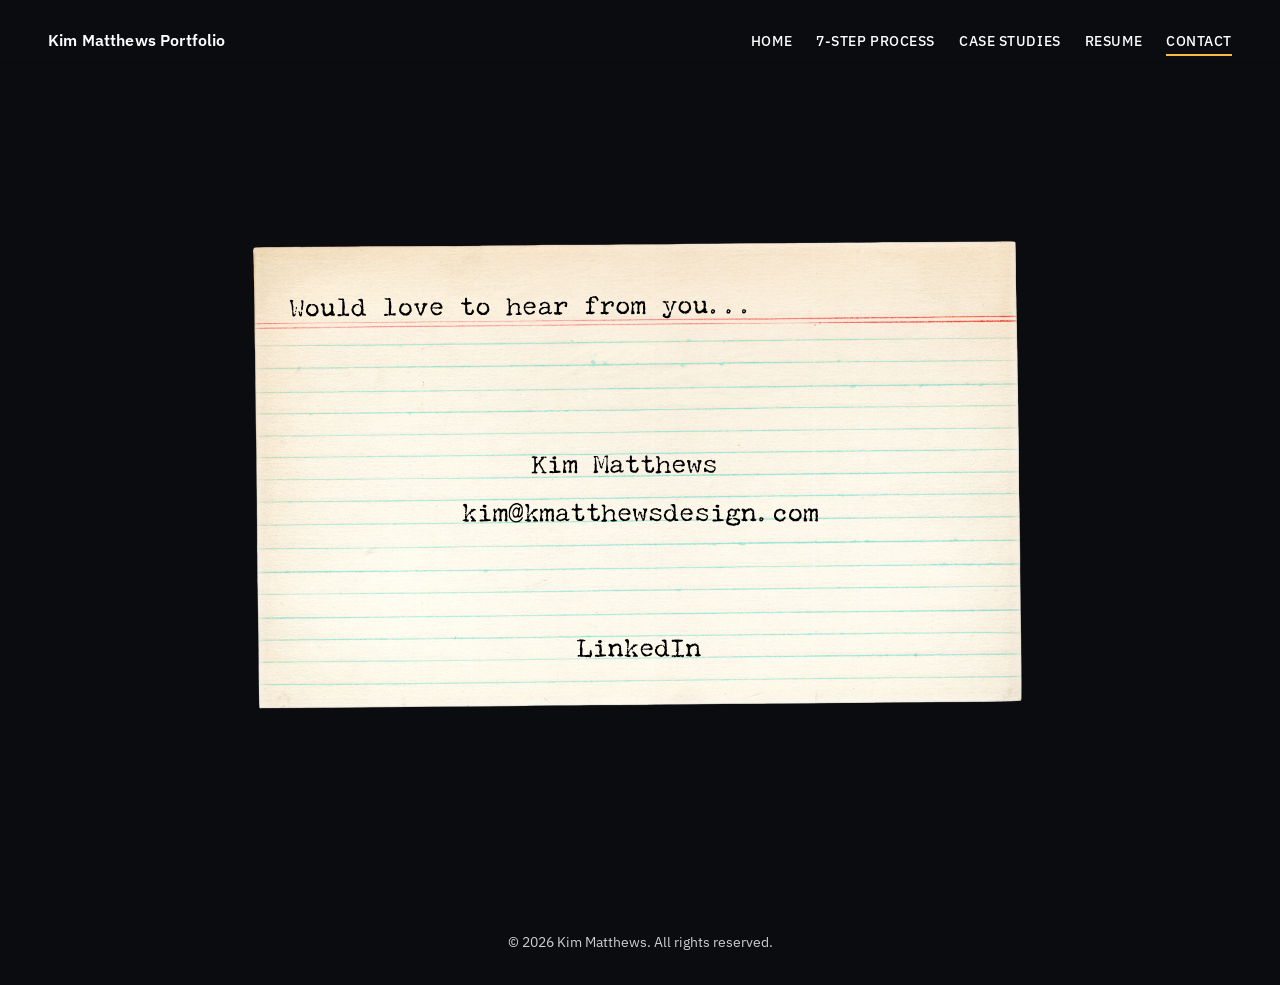
<file: contact.html>
<!DOCTYPE html>
<html lang="en">
<head>
  <meta charset="UTF-8" />
  <meta name="viewport" content="width=device-width, initial-scale=1.0" />
  <meta name="description" content="Contact Kim Matthews — Strategic storytelling and public interest communications." />
  <title>Contact — Kim Matthews Portfolio</title>

  <link rel="preconnect" href="https://fonts.googleapis.com" />
  <link rel="preconnect" href="https://fonts.gstatic.com" crossorigin />
  <link href="https://fonts.googleapis.com/css2?family=Overpass+Mono:wght@400;600;700&family=IBM+Plex+Sans:wght@300;400;500;600&family=Special+Elite&display=swap" rel="stylesheet" />

  <link rel="stylesheet" href="css/reset.css" />
  <link rel="stylesheet" href="css/style.css" />
</head>

<body>

  <a href="#main-content" class="skip-link">Skip to main content</a>

  <!-- ===================== HEADER ===================== -->
  <header class="site-header" role="banner">
    <div class="header-inner">

      <a href="index.html" class="site-title" aria-label="Kim Matthews Portfolio — home">
        Kim Matthews Portfolio
      </a>

      <button
        class="nav-toggle"
        aria-expanded="false"
        aria-controls="primary-nav"
        aria-label="Open navigation menu"
      >
        <span class="bar"></span>
        <span class="bar"></span>
        <span class="bar"></span>
      </button>

      <nav id="primary-nav" class="primary-nav" aria-label="Primary navigation">
        <ul role="list">
          <li><a href="index.html">Home</a></li>
          <li><a href="index.html#methodology">7-Step Process</a></li>
          <li><a href="index.html#case-studies">Case Studies</a></li>
          <li><a href="resume.html">Resume</a></li>
          <li><a href="contact.html" aria-current="page">Contact</a></li>
        </ul>
      </nav>

    </div>
  </header>

  <!-- ===================== MAIN ===================== -->
  <main id="main-content">

    <section class="contact-hero" aria-label="Contact">
      <div class="contact-inner">

        <!-- Contact card — SVG is visual; overlay buttons handle interactions -->
        <div class="contact-card-wrap">

          <img
            src="assets/SVG/contact.svg"
            alt="Contact card — Kim Matthews, kim@kmatthewsdesign.com, LinkedIn"
            loading="eager"
            decoding="async"
          />

          <!-- Email overlay — click to copy, no mailto -->
          <button
            class="contact-overlay contact-overlay--email"
            aria-label="Copy email address: kim@kmatthewsdesign.com"
            type="button"
          >
            <span class="copy-feedback" role="status" aria-live="polite"></span>
          </button>

          <!-- LinkedIn overlay — opens confirmation popup -->
          <button
            class="contact-overlay contact-overlay--linkedin"
            aria-label="Visit Kim Matthews on LinkedIn"
            type="button"
          >
          </button>

        </div>

      </div>
    </section>

  </main>

  <!-- ===================== LINKEDIN MODAL ===================== -->
  <div id="linkedin-modal" hidden>
    <div id="linkedin-backdrop" class="linkedin-modal-backdrop"></div>
    <div class="linkedin-dialog" role="dialog" aria-modal="true" aria-labelledby="linkedin-dialog-msg">
      <p id="linkedin-dialog-msg">Open Kim's LinkedIn profile in a new tab?</p>
      <div class="linkedin-dialog-actions">
        <button id="linkedin-stay" class="linkedin-btn-stay" type="button">Stay on site</button>
        <a
          id="linkedin-go"
          class="linkedin-btn-go"
          href="https://www.linkedin.com/in/kim-matthews-b6216a11/"
          target="_blank"
          rel="noopener noreferrer"
        >Visit LinkedIn</a>
      </div>
    </div>
  </div>

  <!-- ===================== FOOTER ===================== -->
  <footer class="site-footer" role="contentinfo">
    <div class="footer-inner">
      <p>&copy; <span id="year"></span> Kim Matthews. All rights reserved.</p>
    </div>
  </footer>

  <script src="js/nav.js" defer></script>
  <script src="js/contact.js" defer></script>
  <script>
    document.getElementById('year').textContent = new Date().getFullYear();
  </script>

</body>
</html>
</file>
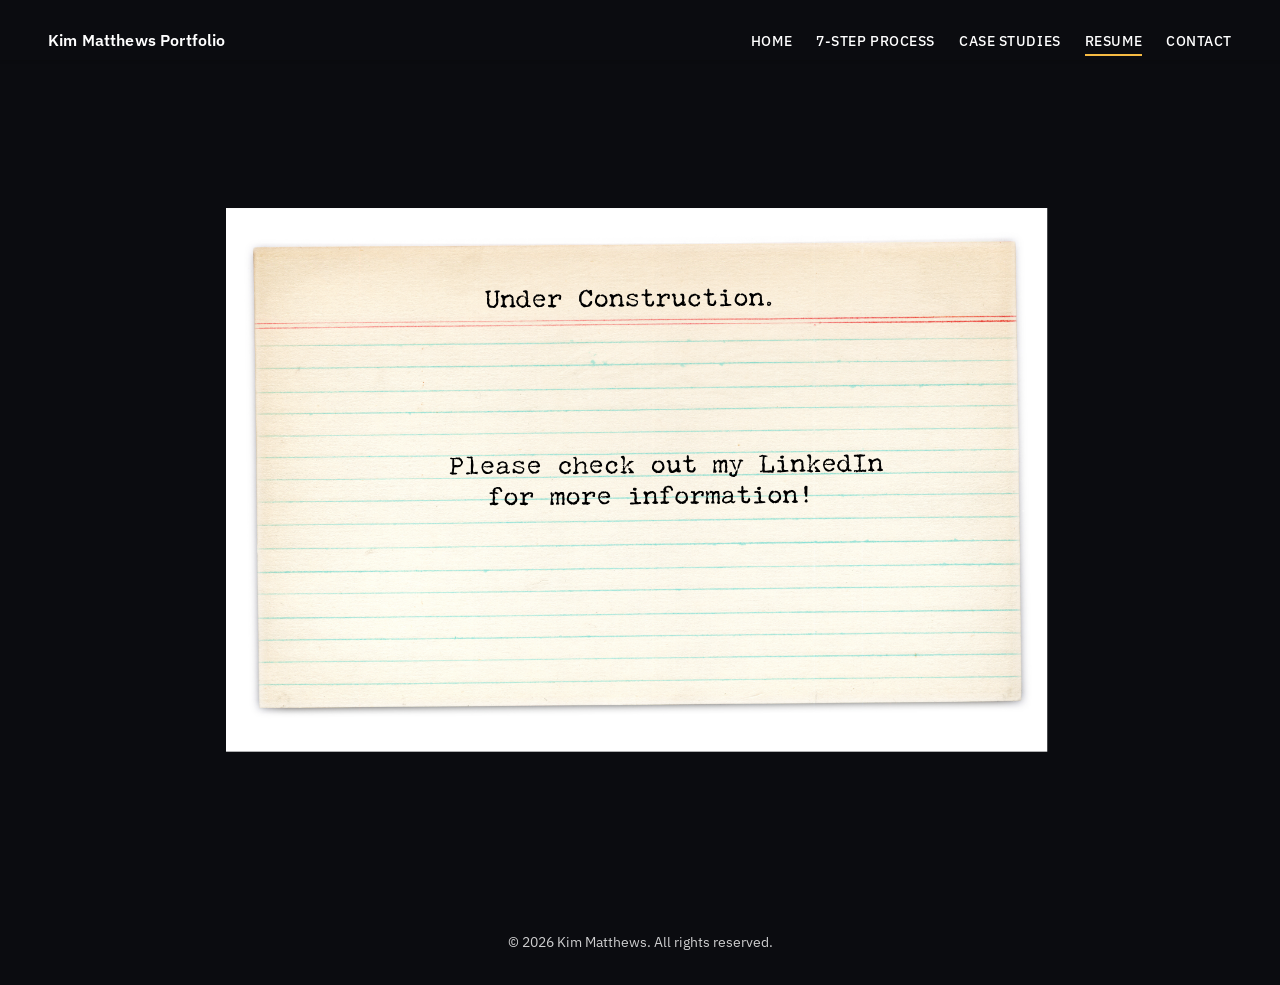
<file: resume.html>
<!DOCTYPE html>
<html lang="en">
<head>
  <meta charset="UTF-8" />
  <meta name="viewport" content="width=device-width, initial-scale=1.0" />
  <meta name="description" content="Resume — Kim Matthews, strategic designer and public interest communications leader." />
  <title>Resume — Kim Matthews Portfolio</title>

  <link rel="preconnect" href="https://fonts.googleapis.com" />
  <link rel="preconnect" href="https://fonts.gstatic.com" crossorigin />
  <link href="https://fonts.googleapis.com/css2?family=Overpass+Mono:wght@400;600;700&family=IBM+Plex+Sans:wght@300;400;500;600&family=Special+Elite&display=swap" rel="stylesheet" />

  <link rel="stylesheet" href="css/reset.css" />
  <link rel="stylesheet" href="css/style.css" />
</head>

<body>

  <a href="#main-content" class="skip-link">Skip to main content</a>

  <!-- ===================== HEADER ===================== -->
  <header class="site-header" role="banner">
    <div class="header-inner">

      <a href="index.html" class="site-title" aria-label="Kim Matthews Portfolio — home">
        Kim Matthews Portfolio
      </a>

      <button
        class="nav-toggle"
        aria-expanded="false"
        aria-controls="primary-nav"
        aria-label="Open navigation menu"
      >
        <span class="bar"></span>
        <span class="bar"></span>
        <span class="bar"></span>
      </button>

      <nav id="primary-nav" class="primary-nav" aria-label="Primary navigation">
        <ul role="list">
          <li><a href="index.html">Home</a></li>
          <li><a href="index.html#methodology">7-Step Process</a></li>
          <li><a href="index.html#case-studies">Case Studies</a></li>
          <li><a href="resume.html" aria-current="page">Resume</a></li>
          <li><a href="contact.html">Contact</a></li>
        </ul>
      </nav>

    </div>
  </header>

  <!-- ===================== MAIN ===================== -->
  <main id="main-content">

    <section class="resume-hero" aria-label="Resume">
      <div class="resume-inner">

        <!-- Entire card is a button — click opens LinkedIn confirmation modal -->
        <button
          class="resume-card-btn"
          id="resume-card-trigger"
          type="button"
          aria-label="View Kim Matthews on LinkedIn — opens confirmation"
        >
          <img
            src="assets/SVG/resumecard.svg"
            alt="Resume card — Under Construction. Please check out my LinkedIn for more information."
            loading="eager"
            decoding="async"
          />
        </button>

      </div>
    </section>

  </main>

  <!-- ===================== LINKEDIN MODAL ===================== -->
  <div id="linkedin-modal" hidden>
    <div id="linkedin-backdrop" class="linkedin-modal-backdrop"></div>
    <div class="linkedin-dialog" role="dialog" aria-modal="true" aria-labelledby="linkedin-dialog-msg">
      <p id="linkedin-dialog-msg">Open Kim's LinkedIn profile in a new tab?</p>
      <div class="linkedin-dialog-actions">
        <button id="linkedin-stay" class="linkedin-btn-stay" type="button">Stay on site</button>
        <a
          id="linkedin-go"
          class="linkedin-btn-go"
          href="https://www.linkedin.com/in/kim-matthews-b6216a11/"
          target="_blank"
          rel="noopener noreferrer"
        >Visit LinkedIn</a>
      </div>
    </div>
  </div>

  <!-- ===================== FOOTER ===================== -->
  <footer class="site-footer" role="contentinfo">
    <div class="footer-inner">
      <p>&copy; <span id="year"></span> Kim Matthews. All rights reserved.</p>
    </div>
  </footer>

  <script src="js/nav.js" defer></script>
  <script src="js/resume.js" defer></script>
  <script>
    document.getElementById('year').textContent = new Date().getFullYear();
  </script>

</body>
</html>
</file>
<file: css/style.css>
/* ==========================================================
style.css — Kim Matthews Portfolio - updated July 2026
Order: tokens → base → skip link → header → hero → sections → footer →
responsive
========================================================== */
/* ==========================================================
1. DESIGN TOKENS
Edit values here to update the entire site.
========================================================== */
:root {
  /* Colors */
  --hero-orange: #f7bb43;
  --case-orange: #ce6219;
  --electric-blue: #07a6f7;
  --baby-blue: #0de0fe;
  --white: #ffffff;
  --black: #000000;
  --lightest-orange: #fbf1da;
  --twilight: #4A4E70;
  --twilight-dark: #363957;
  --champagne: #dcc8a8;
  --saffron:   #e5a04c;
  --frost:     #d6dde3;
  --ember:     #8b5536;
  /* Fonts */
  --font-display: 'Overpass Mono', monospace;
  --font-label: 'IBM Plex Sans', sans-serif;
  --font-accent: 'Special Elite', 'Courier Prime', monospace;
  /* Type scale */
  --text-sm: 0.875rem;
  --text-base: 1rem;
  --text-lg: 1.125rem;
  --text-xl: 1.25rem;
  --text-2xl: 1.5rem;
  --text-3xl: 1.875rem;
  --text-4xl: 2.25rem;
  --text-5xl: 3rem;
  --text-6xl: 3.75rem;
  /* Spacing */
  --space-1: 0.25rem;
  --space-2: 0.5rem;
  --space-3: 0.75rem;
  --space-4: 1rem;
  --space-6: 1.5rem;
  --space-8: 2rem;
  --space-10: 2.5rem;
  --space-12: 3rem;
  --space-16: 4rem;
  --space-20: 5rem;
  /* Layout */
  --maxw: 1440px;
  --header-height: 60px;
  --content-pad: clamp(1rem, 4vw, 3rem);
  /* Step labels — single source of truth for label type size across all 7.
     clamp(min, fluid, max): never smaller than 1.4rem, scales ~2.6% of viewport
     width, capped at 2.6rem on wide monitors. Edit here to resize all labels. */
  --step-label-h: clamp(1.365rem, 2.535vw, 2.535rem);
  /* Largest mobile step flower (step 7) — smaller flowers center within this
     column so all step labels share one left edge */
  --flower-max: 6rem;
  /* Shadows */
  --shadow-sm: 0 1px 3px rgba(0,0,0,0.12);
  --shadow-md: 0 4px 12px rgba(0,0,0,0.15);
  --shadow-lg: 0 8px 30px rgba(0,0,0,0.20);
}
/* ==========================================================
2. BASE
========================================================== */
body {
  font-family: var(--font-label);
  font-size: var(--text-base);
  color: var(--white);
  background-color: #0b0c10;
}
h1, h2, h3, h4, h5, h6 {
  font-family: var(--font-display);
  line-height: 1.2;
}
a {
  color: inherit;
  text-decoration: none;
}
a:focus-visible {
  outline: 3px solid var(--hero-orange);
  outline-offset: 3px;
  border-radius: 2px;
}
/* ==========================================================
3. SKIP LINK — accessibility
========================================================== */
.skip-link {
  position: absolute;
  top: -100%;
  left: var(--space-4);
  z-index: 9999;
  padding: var(--space-2) var(--space-4);
  background: var(--twilight);
  color: var(--white);
  font-family: var(--font-label);
  font-size: var(--text-sm);
  font-weight: 600;
  border-radius: 0 0 4px 4px;
}
.skip-link:focus {
  top: 0;
}
.sr-only {
  position: absolute;
  width: 1px;
  height: 1px;
  padding: 0;
  margin: -1px;
  overflow: hidden;
  clip: rect(0,0,0,0);
  white-space: nowrap;
  border: 0;
}
/* ==========================================================
4. HEADER
♿ White on Twilight = 5.74:1 contrast — passes WCAG AA
========================================================== */
.site-header {
  position: sticky;
  top: 0;
  z-index: 100;
  height: var(--header-height);
  background-color: #0b0c10;
  box-shadow: var(--shadow-sm);
}
.header-inner {
  display: flex;
  align-items: flex-end;
  justify-content: space-between;
  max-width: var(--maxw);
  margin: 0 auto;
  padding: 0 var(--content-pad) var(--space-2);
  height: 100%;
}
.header-undersign {
  position: absolute;
  /* ── POSITION KNOBS (drag in DevTools, then send me the values) ──
     top:  distance from the TOP of the header band. 0 = flush with band top.
           Positive pushes it DOWN. Anchoring from the top means the sign
           hangs downward and is never clipped by the browser chrome above.
     left: horizontal position. 50% + translateX(-50%) keeps it centered;
           to move it left/right instead, delete the transform line and set
           an explicit left in px. */
  top: 6px;
  left: 50%;
  transform: translateX(-50%);
  /* ── SIZE KNOB ── height drives everything; width follows the aspect ratio. */
  height: 96px;
  width: auto;
  max-width: none;      /* defeats reset.css img{max-width:100%} so width never clamps height */
  pointer-events: auto; /* grabbable in DevTools so you can select & reposition it */
  z-index: 101;         /* above header content so the part below the band isn't clipped */
}
.site-title {
  font-family: var(--font-label);
  font-size: var(--text-base);
  font-weight: 600;
  color: var(--white);
  letter-spacing: 0.01em;
  white-space: nowrap;
}
.site-title:hover {
  opacity: 0.85;
}
.primary-nav ul {
  display: flex;
  align-items: center;
  gap: var(--space-6);
}
.primary-nav a {
  font-family: var(--font-label);
  font-size: var(--text-sm);
  font-weight: 500;
  color: var(--white);
  letter-spacing: 0.04em;
  text-transform: uppercase;
  padding: var(--space-1) 0;
  position: relative;
}
.primary-nav a::after {
  content: '';
  position: absolute;
  bottom: -2px;
  left: 0;
  width: 0;
  height: 2px;
  background-color: var(--hero-orange);
  transition: width 250ms ease;
}
.primary-nav a:hover::after,
.primary-nav a[aria-current="page"]::after {
  width: 100%;
}
.primary-nav a:hover {
  opacity: 0.85;
}
/* Hamburger — hidden on desktop */
.nav-toggle {
  display: none;
  flex-direction: column;
  justify-content: space-between;
  width: 28px;
  height: 20px;
  background: none;
  border: none;
  cursor: pointer;
  padding: 0;
  z-index: 110;
}
.bar {
  display: block;
  width: 100%;
  height: 2px;
  background-color: var(--white);
  border-radius: 2px;
  transition: transform 250ms ease, opacity 150ms ease;
}
.nav-toggle[aria-expanded="true"] .bar:nth-child(1) {
  transform: translateY(9px) rotate(45deg);
}
.nav-toggle[aria-expanded="true"] .bar:nth-child(2) {
  opacity: 0;
}
.nav-toggle[aria-expanded="true"] .bar:nth-child(3) {
  transform: translateY(-9px) rotate(-45deg);
}
/* ==========================================================
5. HERO
♿ Black on #fbf1da = 17.8:1 — exceeds WCAG AAA
========================================================== */
.hero {
  background-color: #0b0c10;
  background-image: none;
  min-height: calc(100vh - var(--header-height));
  display: flex;
  flex-direction: column;
  justify-content: flex-start;
  overflow-x: hidden;
}
.hero-inner {
  display: grid;
  grid-template-columns: 0.65fr 1.35fr;
  align-items: flex-start;
  gap: 0;
  max-width: var(--maxw);
  margin: -357px auto 0;
  padding: var(--space-2) var(--content-pad);
  width: 100%;
}
/* Empty left column placeholder keeps TV in its column */
.hero-inner::before {
  content: '';
  display: block;
}
/* .hero-text removed — heading is now in .hero-heading-wrap above the grid */
/* Hero heading — full width row above the TV grid */
.hero-heading-wrap {
  width: 100%;
  max-width: var(--maxw);
  margin: 0 auto;
  padding: var(--space-4) var(--content-pad) 0; /* top reduced from --space-16 — heading sits
  close to header */
}
.hero-heading-svg {
  width: 36.5%; /* 50% smaller than prior 73% — new SVG artwork renders larger */
  max-width: 2250px;
  height: auto;
  display: block;
}
.hero-visual {
  display: flex;
  justify-content: flex-start;
  align-items: flex-start;
}
.tv-wrapper {
  position: relative;
  width: 100%;
  max-width: 960px;
  cursor: pointer;
  z-index: 3; /* lifts antenna in front of the hero heading instead of behind it */
}
.tv-image {
  width: 100%;
  height: auto;
  display: block;
  mix-blend-mode: multiply;
  filter: none;
  transition: filter 400ms ease;
}
/* Orange glow on hover and keyboard focus — filter lives on image so transition works */
/* Whole-TV backlit warm glow — hover/focus cue, nothing on the screen itself */
.tv-wrapper:hover .tv-image,
.tv-wrapper:focus-visible .tv-image {
  filter: brightness(1.12) drop-shadow(0 0 35px rgba(247, 187, 67, 0.9)) drop-shadow(0 0 60px
  rgba(247, 187, 67, 0.4));
}
/* Keyboard focus ring — distinct from hover glow, meets WCAG 2.4.11 Focus Appearance */
.tv-wrapper:focus-visible {
  outline: 3px solid var(--hero-orange);
  outline-offset: 6px;
  border-radius: 2px;
}
/* No overlay, no arrow — screen plays clean
♿ Hover/click cue is the whole TV backlit glow; aria-label on .tv-wrapper covers screen
readers */
.tv-screen-overlay {
  position: absolute;
  top: 36%;
  left: 7%;
  width: 65%;
  height: 46%;
  border-radius: 6px;
  overflow: hidden;
  cursor: pointer;
}
.tv-video {
  position: absolute;
  top: 0;
  left: 0;
  width: 100%;
  height: 100%;
  object-fit: fill;
}
.tv-badge {
  position: absolute;
  top: 87%;
  left: 7%;
  width: 24%;
  cursor: pointer;
}
.tv-badge-svg {
  width: 100%;
  height: auto;
  display: block;
}
.tv-wrapper:hover .tv-badge,
.tv-wrapper:focus-visible .tv-badge {
  opacity: 0.85;
}
/* Hero bottom — margin-top: auto pushes it to foot of hero */
.hero-bottom {
  margin-top: auto;
}
/* subheading1 — centered, tight padding before methodology text */
.hero-subheading {
  display: flex;
  justify-content: center;
  padding: 0; /* removed content-pad so SVG can reach full hero width */
}
/* subheading1 ("The 7-step Process") — scoped to its wrapper so it is sized
independently of the methodology heading, which shares the .subheading-svg
class. clamp() lets it scale ~2X larger with the viewport: never below
480px, ideally ~95% of the hero width, capped near the layout max so it
doesn't overflow on very wide monitors. Adjust the middle value to taste. */
.hero-subheading .subheading-svg {
  width: clamp(480px, 95vw, 1400px);
  max-width: 100%;
  height: auto;
  display: block;
}
.subheading-svg {
  width: 100%; /* fills the full hero container — practical maximum */
  max-width: none; /* overrides reset.css max-width:100% so nothing clamps it */
  height: auto;
  display: block;
}
/* Methodology intro text — centered under subheading1 */
.methodology-text-wrap {
  margin-top: var(--space-2);
  position: relative;
  z-index: 2;
}
.methodology-text-svg {
  display: block;
  width: 81%; /* eased from 93.75% — restores side margins, stays large */
  height: auto;
  margin-left: auto;
  margin-right: auto;
}
/* bloomcta — centered CTA below the three question cards.
Now a sibling after .qa-cards-row, so it spans the inner width and centers.
Desktop width via clamp; mobile width bumped up in the media query. */
.bloom-cta-svg {
  display: block;
  width: clamp(200px, 36%, 520px);
  height: auto;
  margin: var(--space-10) auto 0; /* clearance below cards; centered */
}
/* ==========================================================
Q&A SUBSECTION — within hero, directly under TV
DevTools tuning points:
"¢ .hero-qa margin-top — move qasubheading up/down to align
with TV bottom
"¢ .qa-subheading-svg width — scale heading up/down
"¢ .qa-flower margin-top negative value — controls how deep
the flower overlaps into the bottom of each q card
========================================================== */
.hero-qa {
  width: 100%;
  margin-top: -93px; /* confirmed in DevTools */
  padding: 0 var(--content-pad) var(--space-20);
}
.hero-qa-inner {
  max-width: var(--maxw);
  margin: 0 auto;
  /* Flex column so each child's vertical position can be set with `order`,
  letting desktop and mobile stack the same elements differently.
  Desktop: heading (1) → cards (2) → bloomcta (3, below cards). */
  display: flex;
  flex-direction: column;
  position: relative; /* positioning context for the absolutely-placed changeagent SVG */
}
.qa-subheading-wrap { order: 1; }
.qa-cards-row { order: 2; }
.bloom-cta-svg { order: 3; }
/* changeagent statement — DESKTOP.
   Absolutely positioned inside .hero-qa-inner so it occupies the blank space
   UNDER the TV and to the RIGHT of the Q&A heading, without shifting any
   element around it.

   ── POSITION KNOBS (all editable in DevTools) ──
   top    : push DOWN from the top of the Q&A block. Raise this if the
            statement overlaps the TV; lower it to move the statement up.
   right  : inset from the right edge. Keep ≥ 2% so the last words don't
            clip off-screen.
   width  : size of the statement. Larger = bigger type.
   These three are the only values you normally need to touch. */
.changeagent-wrap {
  position: absolute;
  top: 171px;             /* sits below the TV — value confirmed in DevTools */
  right: 7%;              /* stays inside the right margin so nothing clips */
  width: 54%;
  max-width: 720px;
  z-index: 4;             /* above the Q&A heading, below modals */
  pointer-events: auto;   /* inspectable in DevTools and selectable */
}
.changeagent-svg {
  display: block;
  width: 100%;
  height: auto;
}
/* qasubheading — very large, left edge matches hero heading margin */
.qa-subheading-wrap {
  margin-top: var(--space-16); /* drops the whole Q&A group down the page (desktop) */
  margin-bottom: 0; /* closed gap to the flower row below (was --space-2) */
}
/* Pull the flower/card row up toward the heading on desktop — closes the gap.
Overridden back to 0 in the mobile media query. */
.qa-cards-row {
  margin-top: calc(var(--space-12) * -1); /* tune in DevTools to close the gap exactly */
}
.qa-subheading-svg {
  display: block;
  /* "Very large" — adjust width in DevTools to taste */
  width: clamp(240px, 38%, 560px);
  height: auto;
  /* No extra left offset needed — hero-qa-inner padding = content-pad,
  same left margin as the hero heading SVG */
}
/* Three q cards evenly distributed across full width */
.qa-cards-row {
  display: flex;
  align-items: flex-start;
  gap: clamp(var(--space-6), 3vw, var(--space-10));
}
/* Each card is an equal third */
.qa-card-wrap {
  flex: 1;
  min-width: 0;
  overflow: visible;
  cursor: pointer;
  position: relative;
}
.qa-card-wrap:focus-visible {
  outline: 3px solid var(--hero-orange);
  outline-offset: 6px;
  border-radius: 2px;
}
/* Card SVG — no hover transform, no filter; the flower is the interactive element */
.qa-card-svg {
  display: block;
  width: 100%;
  height: auto;
  position: relative;
  z-index: 1;
}
/* Flower — sits at top of card, overlaps card top edge.
pointer-events: auto so JS can catch mouseenter for the silver burst.
Negative margin-bottom pulls the card up into the flower.
Tune margin-bottom in DevTools — bigger negative = more overlap.
Using clamp() so it scales with viewport rather than being a fixed pixel hit. */
.qa-flower {
  display: block;
  width: clamp(160px, 70%, 380px);
  height: auto;
  margin: 0 auto -70px; /* overlap into top of card circle — deepened from -20px; tune in
  DevTools */
  position: relative;
  z-index: 2;
  pointer-events: auto; /* enables hover without breaking click-bubble to parent */
  transition: filter 300ms ease;
}
/* Silver burst on flower hover — same Tinkerbell animation as flowerspine blooms.
drop-shadow follows the flower's alpha channel so it glows around the
flower shape only, never touching the card text below. */
.qa-flower.is-hovering {
  animation: silverGlitterBurst 0.75s ease-out 1 forwards;
}
/* Mobile: stack cards vertically */
@media (max-width: 768px) {
  .hero-qa {
    padding-bottom: var(--space-4); /* tightened from --space-12 — pulls subheading1 up toward the Q3 card */
  }
  /* changeagent — MOBILE: return to normal flow, directly under the Q&A
     subheading. Cancels the desktop absolute positioning. order:2 slots it
     between the heading (1) and the bloomcta (now 3) → cards (now 4).
     95% width + no max-width cap = SVG fills the mobile viewport so the
     design statement text is large enough to read. */
  .changeagent-wrap {
    position: static;
    order: 2;
    width: 95%;          /* wider than before (was 88%) — fills mobile viewport */
    max-width: none;     /* remove 520px cap — text needs full width to be readable */
    margin: var(--space-1) auto var(--space-2); /* top reduced space-6→space-1: closes ~80% of gap to Q&A heading */
    pointer-events: auto;
  }
  .qa-subheading-svg {
    width: 45%; /* substantially smaller on mobile so it doesn't dwarf the hero */
    max-width: 100%;
    margin: var(--space-16) auto 0; /* dropped down toward bloomcta (was --space-8) */
  }
  /* bloomcta readable on mobile — larger share of width than desktop clamp gives.
  Mobile order: heading (1) → changeagent (2) → bloomcta (3) → cards (4). */
  .bloom-cta-svg {
    order: 3;
    width: 70%;
    max-width: 360px;
    margin: var(--space-4) auto var(--space-6);
  }
  /* Subheading wrap holds qasubheading + bloomcta centered.
  margin-top reset to 0 here so the desktop --space-16 drop doesn't
  leak into mobile (mobile heading spacing is set on .qa-subheading-svg). */
  .qa-subheading-wrap {
    text-align: center;
    margin-top: 0;
    margin-bottom: var(--space-1); /* reduced space-6→space-1: tightens gap to changeagent below */
  }
  .qa-cards-row {
    order: 4; /* below bloomcta on mobile */
    margin-top: 0; /* reset desktop negative margin — mobile stacks normally */
    flex-direction: column;
    align-items: center; /* center each card when stacked */
    gap: var(--space-4); /* tightened from --space-12 so the three cluster closer */
  }
  .qa-card-wrap {
    width: 60%; /* smaller card footprint on mobile */
    max-width: 320px;
  }
  /* Flowers visible on mobile — perch on top of each card, overlapping
  slightly INTO the top of the circle, above all question text.
  The negative margin-bottom pulls the card up into the flower so the
  flower's lower petals sit over the circle's top edge.
  ── DevTools tuning: make the margin-bottom MORE negative to push the
  flower deeper into the circle, LESS negative to lift it off.
  Adjust width to scale the flower itself. */
  .qa-flower {
    display: block;
    width: 60%; /* tune in DevTools */
    max-width: 220px;
    margin: 0 auto -40px; /* overlap depth — lifted from -90px so flower clears the
    question text; tune in DevTools */
    position: relative;
    z-index: 2;
  }
}
/* Mobile TV + video in hero — hidden on desktop.
Tappable: opens the video modal (wired in video.js). */
.hero-mobile-media {
  display: none;
  cursor: pointer;
  position: relative;
}
.hero-mobile-media:focus-visible {
  outline: 3px solid var(--hero-orange);
  outline-offset: 6px;
  border-radius: 2px;
}
.hero-mobile-tv {
  width: 100%;
  max-width: 130px;
  height: auto;
  display: block;
  mix-blend-mode: multiply;
}
.hero-mobile-video {
  width: 100%;
  max-width: 300px;
  height: auto;
  display: block;
  border-radius: 4px;
}
/* "Tap to play with sound" cue — soundlabel.svg, centered under the
video preview. Visible only on mobile (parent is display:none on desktop).
Width ≈ 75% of the video's max-width (300px) so it reads as a caption
that belongs to the screen above it. Sits as close under the video as
the parent gap allows. */
.hero-mobile-cue {
  display: block;
  width: 75%;
  max-width: 225px;
  height: auto;
  margin: 0 auto;
}
/* ==========================================================
VIDEO POPUP MODAL
♿ Uses role="dialog", aria-modal, focus trap in video.js
========================================================== */
.video-modal {
  position: fixed;
  inset: 0;
  z-index: 500;
  display: flex;
  align-items: center;
  justify-content: center;
}
.video-modal[hidden] {
  display: none;
}
.video-modal-backdrop {
  position: absolute;
  inset: 0;
  background: rgba(0, 0, 0, 0.85);
  cursor: pointer;
}
.video-modal-content {
  position: relative;
  z-index: 501;
  width: min(900px, 92vw);
  background: var(--black);
  border: 3px solid var(--twilight);
  box-shadow: var(--shadow-lg);
}
.video-modal-close {
  position: absolute;
  top: -2.5rem;
  right: 0;
  background: none;
  border: none;
  color: var(--white);
  font-size: 1.25rem;
  cursor: pointer;
  padding: var(--space-2);
  line-height: 1;
  opacity: 0.8;
  transition: opacity 150ms ease;
}
.video-modal-close:hover {
  opacity: 1;
}
.video-modal-close:focus-visible {
  outline: 3px solid var(--hero-orange);
  outline-offset: 3px;
}
.video-modal-frame {
  position: relative;
  padding-bottom: 56.25%; /* 16:9 */
  height: 0;
  overflow: hidden;
}
.video-modal-frame iframe {
  position: absolute;
  inset: 0;
  width: 100%;
  height: 100%;
  border: 0;
}
/* ==========================================================
QA TRANSCRIPT MODAL
Wide format to match the open-book density of transcript SVGs.
♿ role="dialog", aria-modal, focus trap in qa.js
========================================================== */
.qa-modal {
  position: fixed;
  inset: 0;
  z-index: 600; /* above video modal (500) */
  display: flex;
  align-items: center;
  justify-content: center;
}
.qa-modal[hidden] {
  display: none;
}
.qa-modal-backdrop {
  position: absolute;
  inset: 0;
  background: rgba(0, 0, 0, 0.90);
  cursor: pointer;
}
/* Wide container — transcript SVGs are dense open-book spreads */
.qa-modal-content {
  position: relative;
  z-index: 601;
  width: min(1100px, 94vw);
}
.qa-modal-close {
  position: absolute;
  top: -2.5rem;
  right: 0;
  background: none;
  border: none;
  color: var(--white);
  font-size: 1.25rem;
  cursor: pointer;
  padding: var(--space-2);
  line-height: 1;
  opacity: 0.8;
  transition: opacity 150ms ease;
}
.qa-modal-close:hover {
  opacity: 1;
}
.qa-modal-close:focus-visible {
  outline: 3px solid var(--hero-orange);
  outline-offset: 3px;
}
/* Transcript image fills the modal width — height follows SVG aspect ratio.
Background is lightest-orange so transparent SVGs render correctly
(without this, a transparent SVG reads as black against the dark backdrop) */
.qa-modal-frame {
  width: 100%;
  overflow: hidden;
  border-radius: 4px;
  box-shadow: 0 16px 60px rgba(0, 0, 0, 0.60);
  background-color: var(--lightest-orange);
}
.qa-modal-img {
  display: block;
  width: 100%;
  height: auto;
}
/* ==========================================================
6. METHODOLOGY SECTION
Background: solid case-orange — continues seamlessly from the bottom
of the spine gradient (which resolves to case-orange at its lower edge).
overflow:hidden clips spine at section edges. min-height prevents
collapse while inner is sparse.
♿ Spine and mobile TV are decorative — aria-hidden.
========================================================== */
.methodology {
  background-color: #0b0c10;
  padding-top: 0;
  padding-bottom: var(--space-20);
  position: relative;
  min-height: clamp(800px, 130vh, 1600px);
}
.methodology-inner {
  max-width: var(--maxw);
  margin: 0 auto;
  padding: 0 var(--content-pad);
  position: relative;
  z-index: 2; /* sits above spine (z-index: 1) */
}
/* Section heading — centered, above spine content */
.methodology-heading {
  display: flex;
  justify-content: center;
  padding: 0 var(--content-pad) var(--space-6);
}
/* "The Debrief: Case Studies" — methodology section heading.
   Centered wrapper; SVG sized to match the hero's "7-step Process"
   subheading exactly: clamp(480px, 95vw, 1400px). */
.debrief-heading {
  display: flex;
  justify-content: center;
  padding: 0 var(--content-pad) var(--space-6);
}
.debrief-subheading-svg {
  width: clamp(480px, 95vw, 1400px);
  max-width: 100%;
  height: auto;
  display: block;
}
.case-intro-wrap { padding: 0 var(--content-pad) var(--space-8); }
.case-intro-svg {
  display: block;
  width: 75%;
  max-width: 100%;
  height: auto;
  margin-left: auto;
  margin-right: auto;
}
/* ==========================================================
   CASE STUDY ROWS — 8 asymmetric card pairs below the debrief
   heading. One wide + one narrow card per row, sides swapping
   each row. Colors cycle saffron → electric-blue → baby-blue.
   Cards slide in from the outer edges the first time they
   scroll into view (.is-in added by js/cases.js), then hold.
   Cards are empty shells — case study SVGs drop inside; each
   card is a flex container so a dropped-in SVG centers itself.
========================================================== */
.case-rows {
  display: flex;
  flex-direction: column;
  gap: clamp(var(--space-6), 3vw, var(--space-10));
  margin-top: var(--space-8);
}
.case-row {
  display: flex;
  gap: clamp(var(--space-4), 2vw, var(--space-8));
  align-items: stretch;
}
/* Card shell — generous rounded corners, soft shadow, min-height
   keeps the colored boxes visible; padding frames the title inside */
.case-card {
  border-radius: 24px;
  box-shadow: var(--shadow-md);
  min-height: clamp(220px, 24vw, 320px);
  display: flex;
  align-items: stretch;
  justify-content: center;
  overflow: hidden;
  padding: 0;
}
.case-card img,
.case-card svg {
  width: 100%;
  height: 100%;
  object-fit: fill;
  display: block;
}
/* Asymmetric widths — wide ≈ 62%, narrow ≈ 38% */
.case-card--wide   { flex: 1 1 62%; }
.case-card--narrow { flex: 1 1 38%; padding: clamp(0.2rem, 0.5vw, 0.35rem) clamp(0.5rem, 1.5vw, 0.875rem); }
/* Color cycle */
.case-card--saffron  { background-color: var(--saffron); }
.case-card--electric { background-color: var(--electric-blue); }
.case-card--baby     { background-color: var(--baby-blue); }
.case-card--frost    { background-color: var(--frost); }
/* Slide-in from the outer edges — the hidden starting state only applies
   once js/cases.js has confirmed it is running (it adds .js-anim to body).
   If the script is missing or fails, the boxes are simply visible — the
   section can never render blank. Once .is-in lands, a card settles to
   rest and never moves again. */
.js-anim .case-from-left,
.js-anim .case-from-right {
  opacity: 0;
  transition: opacity 600ms ease-out, transform 600ms ease-out;
  will-change: opacity, transform;
}
.js-anim .case-from-left  { transform: translateX(-64px); }
.js-anim .case-from-right { transform: translateX(64px); }
.js-anim .case-from-left.is-in,
.js-anim .case-from-right.is-in {
  opacity: 1;
  transform: translateX(0);
}
/* Reduced motion — cards simply appear, no slide
   (reset.css also zeroes transition durations globally) */
@media (prefers-reduced-motion: reduce) {
  .js-anim .case-from-left,
  .js-anim .case-from-right {
    transform: none;
  }
}
.subheading-svg {
  width: 65%;
  max-width: 880px;
  height: auto;
  display: block;
}
/* Flowerspine — full width, transparent PNG, no blend mode needed.
   Gradient runs hero-orange (matching the hero ground above) at the top
   down to full case-orange at the spine's bottom edge, so the color deepens
   across the spine and lands on solid case-orange right where the spine ends.
   The methodology section below continues as solid case-orange — no seam. */
.spine-wrap {
  width: 100%;
  position: relative;
  overflow: visible;
  pointer-events: none;
  line-height: 0;
  margin-top: -27px;
  z-index: 1;
  background-color: #0b0c10;
  background-image: none;
}
.spine-img {
  width: 100%;
  height: auto;
  display: block;
}
/* Step labels — absolutely positioned within spine-wrap, each independently movable.
   Sized by HEIGHT, not width: a shared clamp() height gives every label the same
   rendered type size regardless of how long its phrase is. Width is auto, so each
   label takes only the width its own content needs — left edges line up where the
   `left` anchor places them, right edges stay naturally ragged. To scale all seven
   labels up or down at once, edit the single --step-label-h token below. */
.step-label {
  position: absolute;
  z-index: 3;
  pointer-events: none;
  height: var(--step-label-h);
  width: auto;
}
/* SVG fills the container height; width follows its intrinsic aspect ratio */
.step-label-svg {
  height: 100%;
  width: auto;
  display: block;
}
/* Individual label positions — only top/left anchors here.
   Size is uniform via --step-label-h; no per-label width tuning needed.
   Adjust top/left in DevTools, read back values to lock in. */
.step-label--1 { top: 10%; left: 31%; }
.step-label--2 { top: 22%; left: 31%; }
.step-label--3 { top: 26%; left: 31%; }
.step-label--4 { top: 31%; left: 31%; }
.step-label--5 { top: 43%; left: 31%; }
.step-label--6 { top: 43%; left: 57%; }
.step-label--7 { top: 51%; left: 72%; }
/* Step labels are interactive — restore pointer events for all */
.step-label--1,
.step-label--2,
.step-label--3,
.step-label--4,
.step-label--5,
.step-label--6,
.step-label--7 {
  pointer-events: auto;
}
/* Silver Tinkerbell dust — single burst, plays once, holds */
@keyframes silverGlitterBurst {
  0% { filter: drop-shadow(0 0 2px rgba(220,220,240,0.5)); }
  10% { filter: drop-shadow(0 0 30px #F0F0FF) drop-shadow(0 0 60px rgba(210,210,235,0.9))
    brightness(1.65); }
  24% { filter: drop-shadow(0 0 6px rgba(200,200,225,0.4)) brightness(1.05); }
  40% { filter: drop-shadow(0 0 40px #FFFFFF) drop-shadow(0 0 80px rgba(210,210,240,0.75))
    drop-shadow(0 0 14px #E8E8FF) brightness(1.8); }
  56% { filter: drop-shadow(0 0 5px rgba(190,190,220,0.3)); }
  72% { filter: drop-shadow(0 0 22px #E8E8F8) drop-shadow(0 0 44px rgba(200,200,230,0.6))
    brightness(1.45); }
  86% { filter: drop-shadow(0 0 4px rgba(180,180,215,0.25)); }
  100% { filter: drop-shadow(0 0 8px rgba(210,210,235,0.5)); }
}
/* Flower silver burst — Tinkerbell light on the flower */
@keyframes flowerSilverBurst {
  0% { opacity: 0.12; transform: scale(0.8); }
  14% { opacity: 1; transform: scale(1.28); }
  30% { opacity: 0.35; transform: scale(0.92); }
  50% { opacity: 0.98; transform: scale(1.18); }
  70% { opacity: 0.45; transform: scale(0.97); }
  100% { opacity: 0.65; transform: scale(1.0); }
}
/* Step label active — silver glitter burst fires on all labels */
.step-label--1.is-active .step-label-svg,
.step-label--2.is-active .step-label-svg,
.step-label--3.is-active .step-label-svg,
.step-label--4.is-active .step-label-svg,
.step-label--5.is-active .step-label-svg,
.step-label--6.is-active .step-label-svg,
.step-label--7.is-active .step-label-svg {
  animation: silverGlitterBurst 0.75s ease-out 1 forwards;
}
/* Flower hotspot — invisible hover trigger over flower position */
.flower-hotspot {
  position: absolute;
  z-index: 4;
  pointer-events: auto;
  cursor: pointer;
}
/* ── Hotspot positions — confirmed. 5 and 7 swapped. */
.flower-hotspot--1 { top: -3.21%; left:  2.56%; width: 14%; height: 22%; }
.flower-hotspot--2 { top:  9.22%; left: 14.39%; width: 12%; height: 18%; }
.flower-hotspot--3 { top: 26.89%; left:  6.23%; width: 12%; height: 18%; }
.flower-hotspot--4 { top: 32.41%; left: 18.20%; width: 12%; height: 18%; }
.flower-hotspot--5 { top: 74.74%; left: 78.21%; width: 12%; height: 18%; }
.flower-hotspot--6 { top: 48.11%; left: 48.35%; width: 12%; height: 18%; }
.flower-hotspot--7 { top: 62.14%; left: 35.53%; width: 12%; height: 18%; }
/* Flower glow overlay — silver-white screen blend, Tinkerbell light */
.flower-glow {
  position: absolute;
  border-radius: 50%;
  pointer-events: none;
  opacity: 0;
  transition: opacity 200ms ease;
  z-index: 2;
}
/* ── Glow positions mirror hotspot positions (slightly larger for the halo) */
.flower-glow--1 { top: -4.21%; left:  1.56%; width: 16%; height: 24%; }
.flower-glow--2 { top:  8.22%; left: 13.39%; width: 14%; height: 20%; }
.flower-glow--3 { top: 25.89%; left:  5.23%; width: 14%; height: 20%; }
.flower-glow--4 { top: 31.41%; left: 17.20%; width: 14%; height: 20%; }
.flower-glow--5 { top: 73.74%; left: 77.21%; width: 14%; height: 20%; }
.flower-glow--6 { top: 47.11%; left: 47.35%; width: 14%; height: 20%; }
.flower-glow--7 { top: 61.14%; left: 34.53%; width: 14%; height: 20%; }
/* All glows use same radial gradient */
.flower-glow--1,
.flower-glow--2,
.flower-glow--3,
.flower-glow--4,
.flower-glow--5,
.flower-glow--6,
.flower-glow--7 {
  background: radial-gradient(ellipse at center,
  rgba(255,255,255,0.9) 0%,
  rgba(220,220,245,0.55) 40%,
  transparent 72%
  );
  mix-blend-mode: screen;
}
/* is-active fires the Tinkerbell burst on every glow */
.flower-glow--1.is-active,
.flower-glow--2.is-active,
.flower-glow--3.is-active,
.flower-glow--4.is-active,
.flower-glow--5.is-active,
.flower-glow--6.is-active,
.flower-glow--7.is-active {
  opacity: 1;
  animation: flowerSilverBurst 0.75s ease-out 1 forwards;
}
/* Elevate spine-wrap above methodology text when card is open */
.spine-wrap.has-active-card {
  z-index: 3;
}
/* Defcard popup — shared transition */
.step-card {
  position: absolute;
  pointer-events: auto;
  opacity: 0;
  transform: translateY(6px) scale(0.97);
  transition: opacity 280ms ease, transform 280ms ease;
  transition-delay: 60ms;
  filter: drop-shadow(0 8px 24px rgba(0,0,0,0.35));
  z-index: 5;
}
.step-card.is-active {
  opacity: 1;
  transform: translateY(0) scale(1);
  z-index: 200;
}
.step-card-svg {
  width: 100%;
  height: auto;
  display: block;
  border-radius: 4px;
}
/* ── Card positions — ALL placeholder except step 1 (confirmed).
Tune each in DevTools: move popup so it's readable and doesn't
overlap its own flower. Step 1 is the baseline reference. */
.step-card--1 { top:  1%;  left: 44%; width: 28%; }
.step-card--2 { top:  9%;  left: 44%; width: 28%; }
.step-card--3 { top: 27%;  left: 44%; width: 28%; }
.step-card--4 { top: 32%;  left: 44%; width: 28%; }
.step-card--5 { top: 68%;  left: 36%; width: 28%; }
.step-card--6 { top: 45%;  left: 63%; width: 28%; }
.step-card--7 { top: 55%;  left: 55%; width: 28%; }
/* ── Mobile steps list — hidden on desktop, shown in the 768px media query.
   Each row is a real <button>: flower.png + step label SVG, tap → defcard
   modal. Flower sizes graduate 1 (smallest) → 7 (largest) via per-row vars. */
.steps-mobile {
  display: none;
}
.step-mobile-row {
  display: flex;
  align-items: center;
  gap: var(--space-4);
  background: none;
  border: none;
  padding: 0;
  cursor: pointer;
  text-align: left;
  width: 100%;
}
.step-mobile-row:focus-visible {
  outline: 3px solid var(--hero-orange);
  outline-offset: 4px;
  border-radius: 4px;
}
/* Flower column reserves the width of the LARGEST flower so every label
   starts at the same left edge — labels stay aligned with Step 1 */
.step-mobile-flower {
  width: var(--flower-size);
  height: auto;
  flex: 0 0 var(--flower-size);
  margin-left: calc((var(--flower-max) - var(--flower-size)) / 2);
  margin-right: calc((var(--flower-max) - var(--flower-size)) / 2);
}
/* Graduating flower sizes, smallest → largest */
.step-mobile-flower--1 { --flower-size: 2.25rem; }
.step-mobile-flower--2 { --flower-size: 2.75rem; }
.step-mobile-flower--3 { --flower-size: 3.25rem; }
.step-mobile-flower--4 { --flower-size: 3.75rem; }
.step-mobile-flower--5 { --flower-size: 4.5rem; }
.step-mobile-flower--6 { --flower-size: 5.25rem; }
.step-mobile-flower--7 { --flower-size: 6rem; }
/* Label fills the remaining row width after the flower column and is
   sized by WIDTH so the full step name always fits on screen — the
   longest title ("Strategic Co-Creation Planning") sets the scale.
   max-height keeps short titles from ballooning; min-width:0 lets the
   flex item shrink instead of overflowing the row. */
/* Label is sized by WIDTH, not height — width can never exceed the row, so
   labels are guaranteed to stay on screen no matter how long the title is.
   Every label fills the SAME remaining row width (flex:1), so the rendered
   type lands at a consistent scale across all seven. height:auto lets each
   SVG keep its own aspect ratio within that width. */
.step-mobile-label {
  flex: 1 1 auto;
  min-width: 0;          /* allows the flex item to shrink instead of overflowing */
  width: 100%;
  height: auto;
  object-fit: contain;
  object-position: left center;
}
/* bloomcta repeated below Step 7 — centered. Hidden with its parent
   (.steps-mobile) on desktop; visible on mobile via the media query. */
.steps-mobile-cta {
  display: block;
  width: 70%;
  max-width: 360px;
  height: auto;
  margin: var(--space-6) auto var(--space-4);
}
/* Mobile TV stack — hidden on desktop, shown in hero on mobile */
.mobile-hero-tv {
  display: none;
}
/* placeholder — mobile-tv-wrap removed from methodology */
/* ==========================================================
7. CONTENT SECTION SYSTEM
Generic sections below methodology.
Set --section-bg per section inline in HTML.
========================================================== */
.content-section {
  --section-bg: #0b0c10;
  background-color: var(--section-bg);
  padding: var(--space-20) var(--content-pad);
}
.section-inner {
  max-width: var(--maxw);
  margin: 0 auto;
}
.section-heading {
  font-family: var(--font-display);
  font-size: clamp(var(--text-2xl), 3vw, var(--text-5xl));
  font-weight: 700;
  color: var(--twilight);
  margin-bottom: var(--space-8);
}
.section-body {
  font-family: var(--font-label);
  font-size: var(--text-lg);
  line-height: 1.7;
  max-width: 72ch;
}
.graphic-block {
  display: flex;
  flex-direction: column;
  align-items: flex-start;
  gap: var(--space-3);
}
.graphic-block.label-above { flex-direction: column-reverse; }
.graphic-block.label-right { flex-direction: row; align-items: center; }
.graphic-block.label-left { flex-direction: row-reverse; align-items: center; }
.graphic-label {
  font-family: var(--font-label);
  font-size: var(--text-sm);
  font-weight: 500;
  color: var(--twilight);
  letter-spacing: 0.03em;
}
/* ==========================================================
8. CONTACT PAGE — gradient: case-orange → ember
   Cursors use external SVG files from assets/SVG/.
   Path is relative to css/style.css so prefix is ../
========================================================== */
.contact-hero { min-height: calc(100vh - var(--header-height)); background-image: none; background-color: #0b0c10; display: flex; align-items: center; justify-content: center; padding: var(--space-20) var(--content-pad); }
.contact-inner { max-width: var(--maxw); width: 100%; display: flex; flex-direction: column; align-items: center; gap: var(--space-12); }
.contact-card-wrap { position: relative; width: clamp(320px, 70%, 860px); }
.contact-card-wrap img { display: block; width: 100%; height: auto; }
.contact-overlay { position: absolute; background: transparent; border: none; padding: 0; margin: 0; }

/* Email — clipboard cursor (file-based) */
.contact-overlay--email {
  top: 47%; left: 10%; width: 80%; height: 12%;
  cursor: url('../assets/images/clipboardasset.png') 22 22, copy;
}
.contact-overlay--email:focus-visible { background: rgba(0,0,0,0.10); border-radius: 4px; outline: none; }

/* LinkedIn — arrow cursor (file-based) */
.contact-overlay--linkedin {
  top: 82%; left: 25%; width: 50%; height: 11%;
  cursor: url('../assets/images/arrowasset.png') 4 4, alias;
}
.contact-overlay--linkedin:focus-visible { background: rgba(0,0,0,0.10); border-radius: 4px; outline: none; }

.copy-feedback { position: absolute; bottom: calc(100% + 8px); left: 50%; transform: translateX(-50%); background: var(--ember); color: var(--white); font-family: var(--font-mono); font-size: clamp(0.75rem,1.5vw,0.875rem); padding: 0.35rem 0.75rem; border-radius: 6px; white-space: nowrap; pointer-events: none; opacity: 0; transition: opacity 0.2s ease; }
.copy-feedback.is-visible { opacity: 1; }
.linkedin-modal-backdrop { position: fixed; inset: 0; background: rgba(0,0,0,0.55); z-index: 500; }
.linkedin-dialog { position: fixed; top: 50%; left: 50%; transform: translate(-50%,-50%); z-index: 501; background: var(--ember); border-radius: 16px; padding: clamp(1.5rem,4vw,2.5rem); width: clamp(280px,90vw,440px); text-align: center; box-shadow: 0 8px 40px rgba(0,0,0,0.45); }
.linkedin-dialog p { font-family: var(--font-mono); font-size: clamp(1rem,2vw,1.25rem); color: var(--white); margin-bottom: 1.75rem; line-height: 1.4; }
.linkedin-dialog-actions { display: flex; gap: 1rem; justify-content: center; flex-wrap: wrap; }
.linkedin-btn-stay, .linkedin-btn-go { font-family: var(--font-sans); font-size: 0.9375rem; font-weight: 600; padding: 0.6rem 1.4rem; border-radius: 8px; cursor: pointer; text-decoration: none; border: 2px solid var(--white); transition: background 0.18s ease, color 0.18s ease; }
.linkedin-btn-stay { background: transparent; color: var(--white); }
.linkedin-btn-stay:hover { background: var(--white); color: var(--ember); }
.linkedin-btn-go { background: var(--white); color: var(--ember); }
.linkedin-btn-go:hover { background: transparent; color: var(--white); }

/* Resume page — arrow cursor on the LinkedIn card */
.resume-hero { min-height: calc(100vh - var(--header-height)); background-image: none; background-color: #0b0c10; display: flex; align-items: center; justify-content: center; padding: var(--space-20) var(--content-pad); }
.resume-inner { max-width: var(--maxw); width: 100%; display: flex; flex-direction: column; align-items: center; gap: var(--space-12); }
.resume-card-btn { display: block; width: clamp(320px, 70%, 860px); background: none; border: none; padding: 0; cursor: url('../assets/images/arrowasset.png') 4 4, pointer; }
.resume-card-btn:hover { opacity: 0.92; }
.resume-card-btn:focus-visible { outline: 3px solid var(--white); outline-offset: 4px; border-radius: 4px; }
.resume-card-btn img { display: block; width: 100%; height: auto; }
@media (max-width: 768px) { .contact-card-wrap, .resume-card-btn { width: 90%; } }

/* ==========================================================
9. FOOTER
========================================================== */
.site-footer {
  background-color: #0b0c10;
  color: var(--white);
  padding: var(--space-8) var(--content-pad);
}
.footer-inner {
  max-width: var(--maxw);
  margin: 0 auto;
  display: flex;
  align-items: center;
  justify-content: center;
}
.footer-inner p {
  font-family: var(--font-label);
  font-size: var(--text-sm);
  opacity: 0.8;
}
/* ==========================================================
10. RESPONSIVE — MOBILE (max 768px)
TV hidden on hero. Mobile TV shown in methodology.
Spine hidden on mobile. Clean single column.
========================================================== */
@media (max-width: 768px) {
  .nav-toggle {
    display: flex;
  }
  .primary-nav {
    position: fixed;
    inset: 0 0 auto 0;
    background-color: #0b0c10;
    padding: calc(var(--header-height) + var(--space-4)) var(--content-pad) var(--space-8);
    border-bottom: 3px solid var(--hero-orange);
    box-shadow: var(--shadow-lg);
    transform: translateY(-100%);
    transition: transform 250ms ease;
    z-index: 99;
  }
  .primary-nav.is-open {
    transform: translateY(0);
  }
  .primary-nav ul {
    flex-direction: column;
    align-items: flex-start;
    gap: var(--space-4);
  }
  .primary-nav a {
    font-size: var(--text-base);
  }
  .hero-inner {
    grid-template-columns: 1fr;
    margin-top: 0;
    padding: var(--space-4) var(--content-pad);
  }
  /* Hero shrinks to content on mobile */
  .hero {
    min-height: auto;
  }
  /* Hero heading: reduced top padding on mobile */
  .hero-heading-wrap {
    padding-top: var(--space-6);
  }
  .hero-text {
    padding-right: 0;
    padding-top: 0;
    padding-left: 0;
  }
  /* Hero heading: full width on mobile — base rule is 50%, written for desktop */
  .hero-heading-svg {
    width: 100%;
    max-width: 100%;
  }
  /* Hero TV hidden on mobile — mobile TV stack in hero section shows instead */
  .hero-visual {
    display: none;
  }
  /* Hero mobile media — TV chassis + video stacked */
  .hero-mobile-media {
    display: flex;
    flex-direction: column;
    align-items: center;
    gap: var(--space-2);
    padding: var(--space-4) 0 var(--space-6);
  }
  .mobile-hero-tv {
    display: flex;
    flex-direction: column;
    align-items: center;
    gap: var(--space-4);
    padding: 0 var(--content-pad) var(--space-8);
  }
  .mobile-hero-tv-img {
    width: 65%;
    max-width: 260px;
    height: auto;
    display: block;
    mix-blend-mode: multiply;
  }
  .mobile-hero-video {
    width: 80%;
    max-width: 320px;
    height: auto;
    display: block;
    border-radius: 4px;
  }
  /* Methodology: tighter min-height on mobile */
  .methodology {
    min-height: auto;
  }
  .case-row {
    flex-direction: column;
    gap: var(--space-2);
    margin-bottom: var(--space-6);
  }
  .case-card--narrow { order: -1; }
  .case-card--wide   { order:  1; }

  /* Mobile cards:
     WIDE  — SVG drives height, edge-to-edge, no padding (unchanged).
     NARROW — larger card with visible colored padding around the SVG.
              Card widens to 80% (was 62%); padding creates the breathing
              room so the background color shows. SVG at 100% of the
              content area lands at roughly the same rendered pixel width
              as before (80% card − 48px padding ≈ same as old 62% full). */
  .case-card--wide,
  .case-card--narrow {
    flex: none;
    overflow: hidden;
  }
  .case-card--wide {
    display: block;
    min-height: 0;
    padding: 0;
    width: 100%;
  }
  .case-card--narrow {
    display: flex;
    align-items: center;
    justify-content: center;
    width: 80%;                        /* wider card — more colored bg visible */
    min-height: 120px;                 /* card has height even if SVG is compact */
    padding: var(--space-4) var(--space-6);  /* colored breathing room all around */
    margin-left: auto;
    margin-right: auto;
  }
  /* Wide card: SVG controls height, fills edge-to-edge */
  .case-card--wide img {
    width: 100%;
    height: auto;
    object-fit: unset;
    display: block;
  }
  /* Narrow card: SVG fills content area (inside padding) */
  .case-card--narrow img {
    width: 100%;
    height: auto;
    object-fit: unset;
    display: block;
  }
  /* Shorter slide distance on small screens so cards never start offscreen */
  .js-anim .case-from-left  { transform: translateX(-32px); }
  .js-anim .case-from-right { transform: translateX(32px); }
  .js-anim .case-from-left.is-in,
  .js-anim .case-from-right.is-in {
    transform: translateX(0);
  }
  /* hero-bottom: no auto-push on mobile; zero margin pulls subheading1
     and methodologytext up close under the Q3 card */
  .hero-bottom {
    margin-top: 0;
  }
  /* Methodology text: full width centered on mobile */
  .methodology-text-svg {
    width: 92%;
    margin-left: auto;
    margin-right: auto;
  }
  /* Flowerspine hidden on mobile — the steps-mobile list replaces it.
     Hiding spine-wrap also hides the desktop labels/hotspots/defcards
     positioned inside it, so the ONLY way defcards appear on mobile is
     the tap-to-open modal. */
  .spine-wrap {
    display: none;
  }
  /* Mobile steps list — flower + label rows, left-aligned, tappable.
     Carries the hero-orange → case-orange gradient (the desktop spine's
     job) so the steps section transitions smoothly into the solid
     case-orange methodology/case-studies section below — no hard seam. */
  .steps-mobile {
    display: flex;
    flex-direction: column;
    gap: var(--space-6);
    padding: var(--space-6) var(--space-2) var(--space-8); /* slim side padding → max width for labels */
    background-image: none;
    background-color: #0b0c10;
  }
  /* Pull flowers hard to the left and labels right up against them so the
     full step name has the most possible horizontal room. Flowers keep
     their original sizes — space is reclaimed from margins/gap/padding only. */
  .step-mobile-row {
    gap: var(--space-2);   /* tighter flower↔label gap (was --space-4) */
  }
  /* NO centering margins. Removing the margin-left/right that centered each
     flower inside a 6rem column means every flower left-aligns and the label
     butts right up to it, reclaiming the leftover column width per row.
     Flowers stay at their original graduated sizes (set in the base rules). */
  .step-mobile-flower {
    margin-left: 0;
    margin-right: 0;
  }
  /* Uniform type size: every label rendered to the SAME height, so font size
     matches across all seven regardless of text length. max-width:100% is the
     safety clamp — if a long title would exceed the row, it scales down to fit
     instead of overflowing offscreen (the bug from before). Now that the
     centering margins and wide gap are gone, there's room for the long titles
     to render at full height without hitting that clamp.
     Tune the height value to scale all labels up/down together. */
  .step-mobile-label {
    flex: 0 1 auto;
    width: auto;
    height: 2.2rem;
    max-width: 100%;
    object-fit: contain;
    object-position: left center;
  }

  /* case-intro — readable AND fully on screen. The wrapper sets the visible
     size; the SVG simply fills it at 100%, scaling to its own aspect ratio.
     No fixed pixel width, no horizontal scroll, no clipping: it fits any
     phone width by definition. Slim side padding maximizes the readable area.
     To make the intro bigger or smaller, change the wrapper padding only. */
  .case-intro-wrap {
    padding: 0 var(--space-2) var(--space-8);
    overflow-x: visible;
  }
  .case-intro-svg {
    width: 100%;
    min-width: 0;
    max-width: 100%;
    height: auto;
    margin-left: auto;
    margin-right: auto;
  }
  /* Heading centered, full-width SVG on mobile */
  .methodology-heading {
    padding: var(--space-6) 0 var(--space-4);
  }
  .subheading-svg {
    width: 90%;
    max-width: 100%;
  }
  .content-section {
    padding: var(--space-12) var(--content-pad);
  }
  .graphic-block.label-right,
  .graphic-block.label-left {
    flex-direction: column;
    align-items: flex-start;
  }
}
/* ==========================================================
11. RESPONSIVE — MEDIUM (769px–1100px)
TV scales down, two-column layout maintained.
========================================================== */
@media (min-width: 769px) and (max-width: 1100px) {
  .hero-heading-svg {
    max-width: 100%;
  }
  .tv-wrapper {
    max-width: 640px;
  }
  /* Reduce negative overlap at medium widths — prevents hero elements crossing */
  .hero-inner {
    margin-top: -120px;
  }
}
</file>
